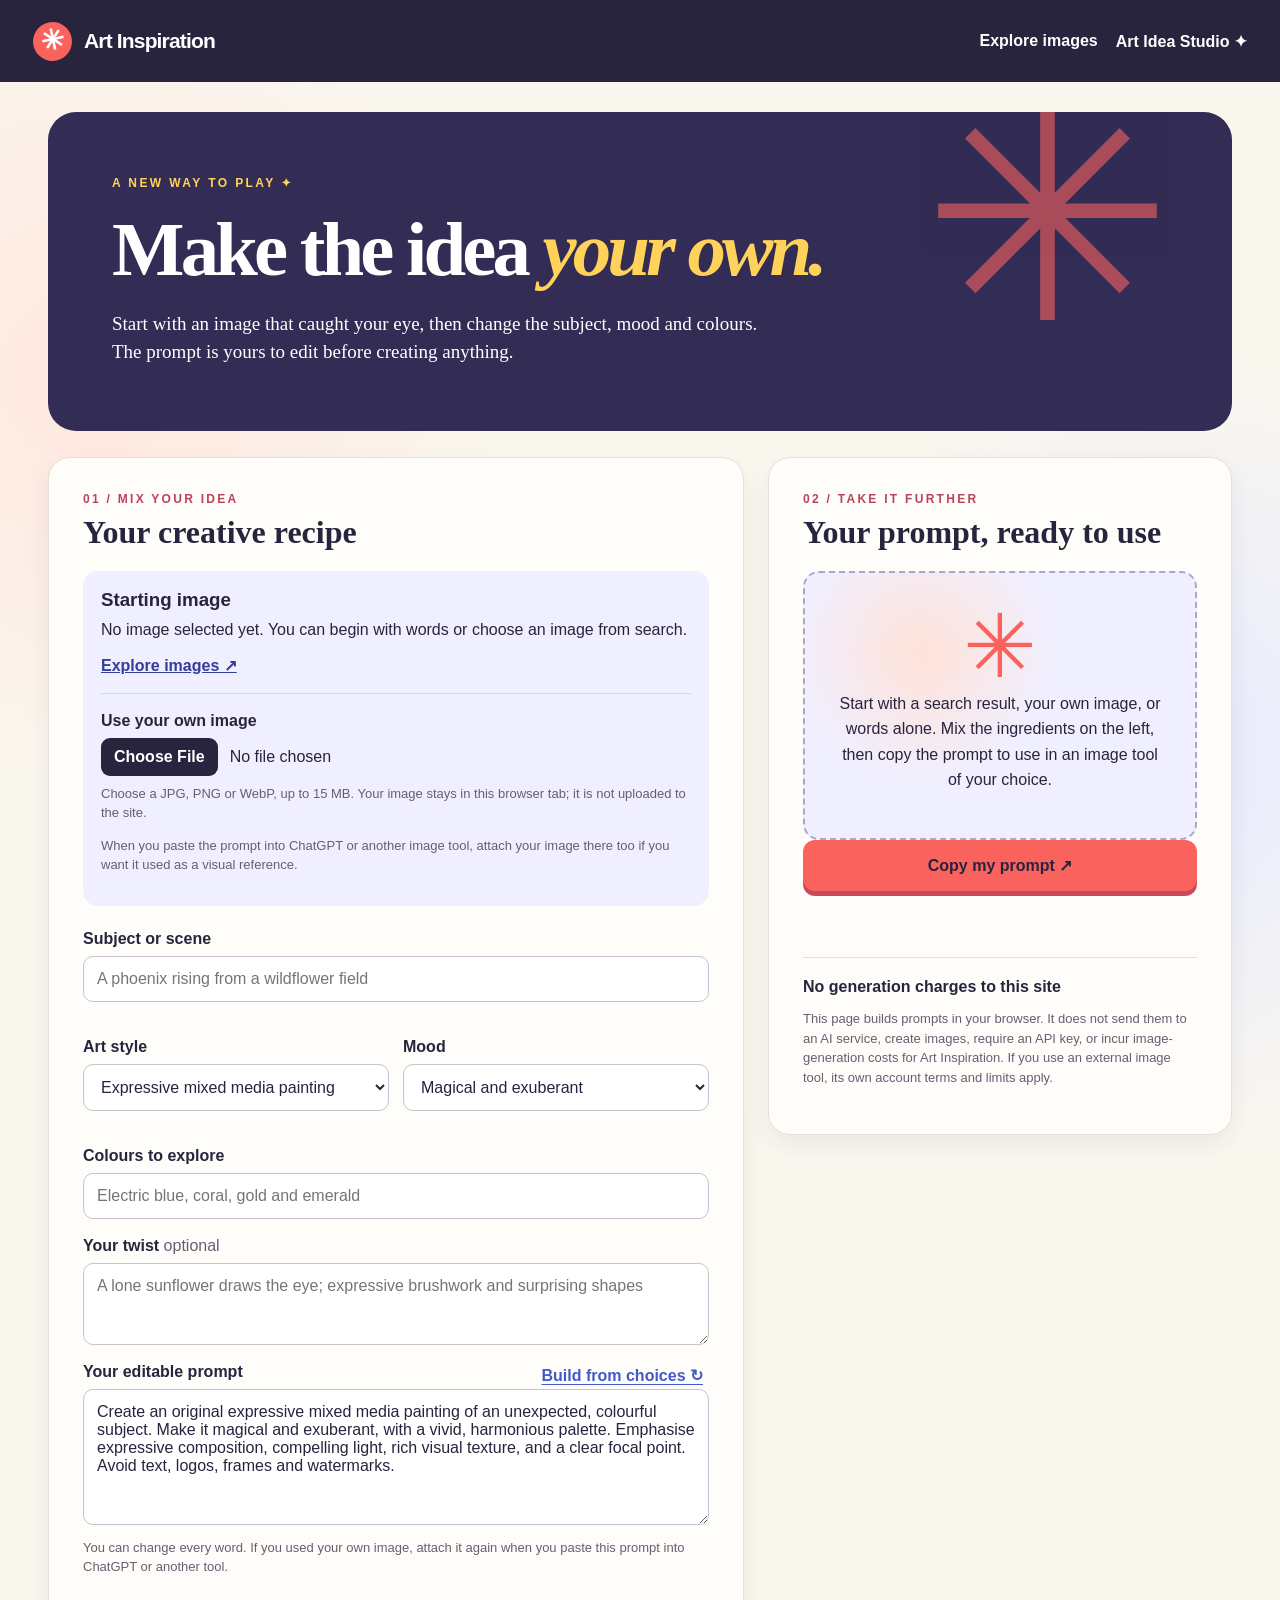
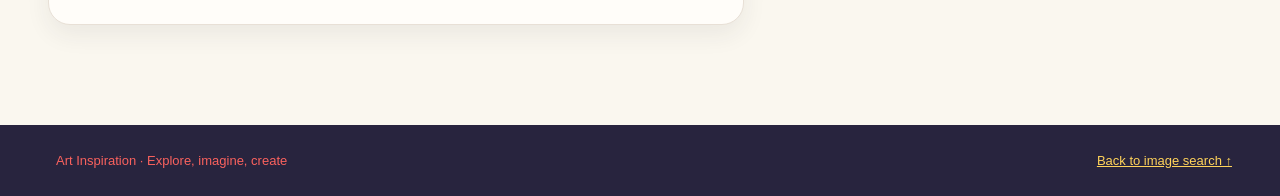
<file: create.html>
<!doctype html>
<html lang="en">
<head><meta charset="UTF-8"><meta name="viewport" content="width=device-width, initial-scale=1"><meta name="description" content="Turn a spark of inspiration into a fresh art idea."><title>Art Idea Studio | Art Inspiration</title><link rel="icon" type="image/svg+xml" href="favicon.svg"><link rel="stylesheet" href="styles.css"><link rel="stylesheet" href="create.css"><script src="create.js" defer></script></head>
<body><header class="site-header"><div class="header-inner"><a class="brand" href="index.html"><span class="brand-mark" aria-hidden="true">✳</span> Art Inspiration</a><nav class="header-nav" aria-label="Main"><a href="index.html">Explore images</a><span aria-current="page">Art Idea Studio ✦</span></nav></div></header>
<main class="studio-container"><section class="studio-hero"><p class="eyebrow">A NEW WAY TO PLAY ✦</p><h1>Make the idea <em>your own.</em></h1><p>Start with an image that caught your eye, then change the subject, mood and colours. The prompt is yours to edit before creating anything.</p></section>
<div class="studio-grid"><section class="studio-form-panel" aria-labelledby="compose-heading"><p class="section-kicker">01 / MIX YOUR IDEA</p><h2 id="compose-heading">Your creative recipe</h2>
<div class="selection-box"><div class="selection-title"><h3>Starting image</h3><button id="clear-selection" type="button" hidden>Clear selection</button></div><div id="selected-image" class="selected-image"></div>
<div class="upload-area"><label for="image-upload">Use your own image</label><input id="image-upload" type="file" accept="image/png,image/jpeg,image/webp" aria-describedby="upload-help"><p id="upload-help" class="small-note">Choose a JPG, PNG or WebP, up to 15 MB. Your image stays in this browser tab; it is not uploaded to the site.</p><p id="upload-status" class="small-note" role="status" aria-live="polite"></p></div>
<button id="use-image-colours" type="button" hidden>Use colours from my image</button><p class="small-note">When you paste the prompt into ChatGPT or another image tool, attach your image there too if you want it used as a visual reference.</p></div>
<div class="field"><label for="subject">Subject or scene</label><input id="subject" maxlength="220" placeholder="A phoenix rising from a wildflower field"></div>
<div class="field-row"><div class="field"><label for="medium">Art style</label><select id="medium"><option>Expressive mixed media painting</option><option>Vivid watercolour</option><option>Bold acrylic painting</option><option>Oil painting with rich texture</option><option>Ink and watercolour illustration</option><option>Whimsical graphic novel</option><option>Abstract colour study</option><option>Photographic surrealism</option></select></div><div class="field"><label for="mood">Mood</label><select id="mood"><option>Magical and exuberant</option><option>Dreamy and gentle</option><option>Joyful and playful</option><option>Moody and cinematic</option><option>Wild and energetic</option><option>Quiet and contemplative</option></select></div></div>
<div class="field"><label for="palette">Colours to explore</label><input id="palette" maxlength="140" placeholder="Electric blue, coral, gold and emerald"></div>
<div class="field"><label for="details">Your twist <span class="optional">optional</span></label><textarea id="details" maxlength="500" rows="3" placeholder="A lone sunflower draws the eye; expressive brushwork and surprising shapes"></textarea></div>
<div class="prompt-heading"><label for="prompt">Your editable prompt</label><button id="refresh-prompt" type="button">Build from choices ↻</button></div><textarea id="prompt" rows="6" maxlength="1800" aria-describedby="prompt-help"></textarea><p id="prompt-help" class="small-note">You can change every word. If you used your own image, attach it again when you paste this prompt into ChatGPT or another tool.</p></section>
<aside class="studio-output" aria-labelledby="output-heading"><p class="section-kicker">02 / TAKE IT FURTHER</p><h2 id="output-heading">Your prompt, ready to use</h2><div class="idea-stage"><span aria-hidden="true">✳</span><p>Start with a search result, your own image, or words alone. Mix the ingredients on the left, then copy the prompt to use in an image tool of your choice.</p></div><button id="copy-prompt" type="button" class="generate-button">Copy my prompt ↗</button><p id="copy-status" class="generation-status" role="status" aria-live="polite"></p><div class="studio-cost"><strong>No generation charges to this site</strong><p>This page builds prompts in your browser. It does not send them to an AI service, create images, require an API key, or incur image-generation costs for Art Inspiration. If you use an external image tool, its own account terms and limits apply.</p></div></aside></div></main>
<footer class="studio-footer"><span>Art Inspiration · Explore, imagine, create</span><a href="index.html">Back to image search ↑</a></footer></body></html>
</file>
<file: styles.css>
:root{color-scheme:light;--plum:#412253;--ink:#302238;--muted:#685b6a;--cream:#fff9ef;--coral:#ed6b65;--yellow:#f8c95a;--line:#eaded4}*{box-sizing:border-box}html{scroll-behavior:smooth}body{margin:0;min-width:320px;background:var(--cream);color:var(--ink);font-family:Trebuchet MS,Arial,sans-serif}button,input{font:inherit}.site-header{background:var(--plum);color:white}.header-inner{max-width:1270px;margin:auto;min-height:76px;padding:12px 28px;display:flex;justify-content:space-between;align-items:center;gap:20px}.brand{color:white;text-decoration:none;font-size:21px;font-weight:900;letter-spacing:-.03em;display:flex;align-items:center;gap:12px}.brand-mark{display:grid;place-items:center;background:var(--yellow);color:var(--plum);height:39px;width:39px;border-radius:50%;font-size:28px}.header-note{color:#fce7d8;font-size:13px;letter-spacing:.04em}.header-note span{color:var(--yellow)}.container{max-width:1270px;margin:auto;padding:30px 28px 0}.hero{min-height:390px;display:grid;grid-template-columns:1.2fr .8fr;overflow:hidden;border-radius:28px;background:var(--plum);color:white;box-shadow:0 18px 45px #41225325}.hero-copy{padding:clamp(32px,5vw,68px);position:relative;z-index:1}.eyebrow,.section-kicker{font-size:12px;font-weight:900;letter-spacing:.19em;text-transform:uppercase}.eyebrow{color:var(--yellow);margin:0 0 20px}.hero h1{font-family:Georgia,serif;font-weight:700;font-size:clamp(54px,6.4vw,92px);line-height:.99;letter-spacing:-.06em;margin:0}.hero h1 em{color:var(--yellow);font-weight:400}.intro{font-family:Georgia,serif;font-size:clamp(18px,2vw,23px);line-height:1.45;max-width:600px;color:#fff0e3;margin:22px 0}.hero-footnote{font-size:13px;color:#dbc5d9;margin:32px 0 0}.artwork{position:relative;min-height:390px;background:#ed6b65;overflow:hidden}.artwork:before{content:"";position:absolute;inset:-40px;border:38px solid #f8c95a33;border-radius:50%;transform:translate(25%,38%)}.sun{position:absolute;width:175px;height:175px;background:#f8c95a;border-radius:50%;right:12%;top:11%;box-shadow:0 0 0 18px #f8c95a40}.arch{position:absolute;border-radius:210px 210px 0 0;bottom:-60px;transform:rotate(-28deg)}.arch-one{height:320px;width:210px;background:#724487;right:35%}.arch-two{height:300px;width:160px;background:#fb9e81;right:11%;bottom:-76px;transform:rotate(23deg)}.flower{position:absolute;z-index:2;color:#fff3ce;text-shadow:4px 6px 0 #ac485e}.flower-one{font-size:130px;top:18%;left:7%;transform:rotate(-20deg)}.flower-two{font-size:76px;bottom:6%;right:7%;transform:rotate(20deg)}.artwork-caption{position:absolute;bottom:35px;left:35px;z-index:3;color:white;font-size:12px;line-height:1.5;font-weight:900;letter-spacing:.18em}.search-panel{position:relative;margin:-20px auto 0;width:calc(100% - 52px);padding:32px clamp(20px,4vw,50px) 22px;background:#fffdf9;border:1px solid var(--line);border-radius:23px;box-shadow:0 18px 45px #41225313}.search-heading{display:flex;justify-content:space-between;align-items:center}.section-kicker{color:#aa5366;margin:0 0 8px}.search-heading h2,.gallery-heading h2{font-family:Georgia,serif;font-size:clamp(25px,3vw,35px);line-height:1.15;margin:0}.handdrawn{font-size:47px;color:var(--coral);line-height:1}.search-form{display:flex;gap:12px;margin-top:22px}.search-form input{flex:1;min-width:0;padding:16px 18px;border:2px solid #e4d6d4;border-radius:13px;background:#fff;color:var(--ink);outline:none}.search-form input:focus{border-color:#a35da7;box-shadow:0 0 0 3px #a35da72b}.search-form button{border:0;background:var(--coral);color:#351f36;border-radius:13px;padding:16px 23px;font-weight:900;white-space:nowrap;cursor:pointer;box-shadow:0 5px 0 #b64657}.search-form button:hover{background:var(--yellow);box-shadow:0 5px 0 #c89736}.search-form button:focus-visible,.brand:focus-visible,.photo-link:focus-visible{outline:3px solid #9557a6;outline-offset:3px}.search-form button:disabled{opacity:.65;cursor:wait}.search-hint{color:var(--muted);font-size:13px;margin:17px 0 0}.status{min-height:27px;margin:28px 26px 0;color:var(--muted);font-size:14px}.status.error{color:#a12622}.loader{display:inline-block;width:1rem;height:1rem;margin-right:.5rem;border:2px solid var(--line);border-top-color:var(--coral);border-radius:50%;vertical-align:-.15rem;animation:spin .75s linear infinite}@keyframes spin{to{transform:rotate(360deg)}}.gallery-section{padding:0 0 42px}.gallery-heading{margin:0 0 20px;padding:0 3px}.results-grid{display:grid;grid-template-columns:repeat(auto-fill,minmax(245px,1fr));gap:18px}.photo-card{background:#fff;border:1px solid var(--line);border-radius:16px;overflow:hidden;box-shadow:0 7px 22px #41225313;transition:transform .18s ease,box-shadow .18s ease}.photo-card:hover{transform:translateY(-4px);box-shadow:0 15px 30px #41225325}.photo-link{display:block;color:inherit;text-decoration:none}.photo{display:block;width:100%;aspect-ratio:4/3;object-fit:cover;background:#eedfd7}.photo-details{display:flex;align-items:center;justify-content:space-between;gap:8px;padding:12px 15px;font-size:12px}.photographer{font-weight:800;overflow:hidden;text-overflow:ellipsis;white-space:nowrap}.view-label{color:#a34a5d;white-space:nowrap;font-weight:800}footer{border-top:1px solid var(--line);padding:28px 0 35px;color:var(--muted);text-align:center;font-size:13px}footer span{color:var(--coral);padding:0 8px}.sr-only{position:absolute;width:1px;height:1px;padding:0;margin:-1px;overflow:hidden;clip:rect(0,0,0,0);white-space:nowrap;border:0}@media(max-width:760px){.hero{grid-template-columns:1fr}.hero-copy{padding:38px 30px}.artwork{min-height:155px}.artwork .sun{width:95px;height:95px;top:8%;right:16%}.artwork .arch-one{height:240px;right:42%}.artwork .arch-two{height:220px;right:12%}.flower-one{font-size:80px;top:-18%}.flower-two{font-size:60px;bottom:0}.artwork-caption{bottom:12px;left:22px}.header-note{display:none}.container{padding:18px 16px 0}.search-panel{width:calc(100% - 16px);padding:25px 20px 20px}.status{margin:26px 8px 0}}@media(max-width:560px){.search-form{flex-direction:column}.search-form button{width:100%}.handdrawn{display:none}.results-grid{grid-template-columns:repeat(2,minmax(0,1fr));gap:10px}.photo-details{padding:10px}.view-label{display:none}.hero h1{font-size:clamp(49px,12vw,70px)}.hero-footnote{margin-top:20px}}@media(prefers-reduced-motion:reduce){*,*:before,*:after{animation-duration:.01ms!important;transition-duration:.01ms!important;scroll-behavior:auto!important}}
.header-action{border:1px solid #fce7d899;color:white;background:transparent;border-radius:24px;padding:10px 14px;font-weight:800;cursor:pointer}.header-action span{display:inline-grid;place-items:center;background:var(--yellow);color:var(--plum);min-width:24px;height:24px;border-radius:50%;margin-left:6px}.search-options{display:flex;align-items:center;gap:12px;flex-wrap:wrap;margin-top:18px;font-size:14px;font-weight:800}.search-options select{background:white;color:var(--plum);padding:9px 12px;border:1px solid #decacc;border-radius:9px}.search-options button{background:#f8e8dd;color:var(--plum);padding:10px 14px;border:0;border-radius:9px;font-weight:800;cursor:pointer}.search-options button:hover{background:var(--yellow)}.photo-card{position:relative}.save-photo{position:absolute;right:10px;top:10px;border:0;border-radius:99px;background:#fffdf9;color:var(--plum);padding:8px 11px;font-weight:800;box-shadow:0 2px 9px #0004;cursor:pointer}.save-photo[aria-pressed=true]{background:var(--yellow)}dialog{border:0;border-radius:18px;max-height:85vh;width:min(680px,calc(100% - 24px));padding:25px;color:var(--ink);box-shadow:0 20px 70px #20142880}dialog::backdrop{background:#281b36a8}.saved-head{display:flex;justify-content:space-between;align-items:center}.saved-head h2{font-family:Georgia,serif;margin:0}.saved-head button{border:0;background:none;font-size:22px;cursor:pointer}.saved-items{display:grid;gap:10px;max-height:60vh;overflow:auto;margin-top:16px}.saved-row{display:grid;grid-template-columns:70px 1fr auto;gap:12px;align-items:center;border:1px solid var(--line);padding:8px;border-radius:12px}.saved-row img{width:70px;height:65px;object-fit:cover;border-radius:8px}.saved-row a{color:var(--plum);font-size:14px}.saved-row button{border:0;border-radius:7px;background:#f8e8dd;padding:9px;cursor:pointer}@media(max-width:560px){.header-inner{padding:10px 15px}.brand{font-size:17px}.header-action{font-size:12px;padding:7px}.saved-row{grid-template-columns:48px 1fr auto;gap:7px}.saved-row img{width:48px;height:50px}.saved-row a{font-size:12px}}
.rights-details{border-top:1px solid var(--line);padding:10px 15px 14px;min-height:104px;font-size:12px;line-height:1.45}.source-name{display:block;font-weight:900;color:#793c63}.credit-note{margin:5px 0;color:var(--muted)}.licence-link{color:#9a3c54;font-weight:800;text-decoration:underline;text-underline-offset:2px}.saved-info{min-width:0;display:grid;gap:3px}.saved-info a,.saved-info small{overflow-wrap:anywhere}.saved-info small{color:var(--muted);font-size:11px}.search-options select{max-width:min(100%,320px)}@media(max-width:560px){.rights-details{padding:9px;min-height:125px;font-size:11px}.photo-details{min-height:42px}.saved-row .saved-info a{font-size:11px}}

/* 2026 visual refresh: energetic studio, quiet results */
:root{--plum:#28243e;--ink:#28243e;--muted:#655f72;--cream:#faf7ef;--coral:#fa625e;--yellow:#ffd35a;--line:#e8e0d6}
body{background:radial-gradient(circle at 7% 21%,#ffe7df 0,transparent 22%),radial-gradient(circle at 92% 42%,#e7eaff 0,transparent 25%),var(--cream);font-family:"Trebuchet MS",Arial,sans-serif}
.site-header{background:var(--plum)}.header-inner{min-height:82px}.brand{line-height:.93;letter-spacing:-.04em}.brand-mark{background:var(--coral);color:white;transform:rotate(-12deg)}.header-tagline{font-family:Georgia,serif;font-style:italic;color:#f7e8d4;font-size:16px}.header-action{border-color:#fff7;transition:background .2s}.header-action:hover{background:#ffffff20}
.container{padding-top:26px}.hero{background:#332c54;min-height:430px}.hero-copy{padding:clamp(38px,5vw,72px)}.hero h1{max-width:670px;font-size:clamp(54px,6.3vw,92px)}.hero h1 em{color:var(--yellow)}.eyebrow{letter-spacing:.2em}.intro{max-width:540px}.hero-cta{display:inline-flex;align-items:center;gap:20px;padding:13px 20px;border-radius:99px;background:var(--yellow);color:var(--ink);font-weight:900;text-decoration:none;box-shadow:0 5px 0 #de9f35;transition:transform .2s}.hero-cta:hover{transform:translateY(-3px)}.hero-cta:focus-visible{outline:3px solid white;outline-offset:4px}.artwork{background:#f27871}.artwork:before{border-color:#fff3a155}.artwork-caption{background:#28243e;border-radius:4px;padding:9px 12px;transform:rotate(-4deg)}.sun{background:#ffd35a}.arch-one{background:#415ee5}.arch-two{background:#ffbd80}.flower{color:#f7fff0;text-shadow:4px 6px 0 #be385e}
.search-panel{margin:-22px auto 0;width:calc(100% - 52px);background:#fffdf9;border:1px solid #ece2d8;box-shadow:0 20px 46px #28243e1a;padding-bottom:27px;scroll-margin-top:20px}.search-heading h2{font-size:clamp(29px,3.6vw,43px)}.section-kicker{color:#ba435c}.search-intro{margin:7px 0 0;color:var(--muted);font-size:15px}.search-form{margin-top:22px}.search-form input{border-color:#cfc7d5;font-size:16px}.search-form button{background:var(--coral);color:#241e38;box-shadow:0 5px 0 #c84959}.search-form button:hover{background:var(--yellow)}.option-label{display:block;color:var(--ink);font-weight:900;font-size:13px;letter-spacing:.02em}.starting-points,.colour-starters{margin-top:22px}.idea-chips,.colour-chips{display:flex;flex-wrap:wrap;gap:9px;margin-top:11px}.idea-chip{border:1px solid #dfd3d5;background:#fff7ef;border-radius:99px;padding:10px 14px;color:var(--plum);font-weight:800;cursor:pointer;transition:background .15s,transform .15s}.idea-chip:hover{background:#ffe5cf;transform:translateY(-2px)}.colour-chips{gap:13px}.colour-chip{width:36px;height:36px;background:var(--chip);border:3px solid white;box-shadow:0 0 0 1px #645c6a88,0 3px 6px #0002;border-radius:50%;cursor:pointer}.colour-chip:hover{transform:scale(1.14)}.search-options{padding-top:19px;border-top:1px solid var(--line);margin-top:23px}.search-options button{border-radius:99px}.search-options #surprise-button{background:var(--plum);color:white}.search-options #surprise-button:hover{background:#485fdb;color:white}.search-hint{margin:12px 0 0}.prompt-panel{display:flex;align-items:center;gap:20px;margin:34px 26px 26px;padding:23px 27px;background:#e8ebff;border:1px solid #cdd3fc;border-radius:20px}.prompt-icon{font-size:42px;color:#4259c9;line-height:1}.prompt-panel h2{font-family:Georgia,serif;font-size:23px;margin:0}.prompt-panel p:last-child{margin:6px 0 0;line-height:1.5}.prompt-panel button{margin-left:auto;flex:none;border:1px solid #5665b0;background:#fff;border-radius:99px;color:#252f70;padding:11px 15px;font-weight:900;cursor:pointer}.prompt-panel button:hover{background:#ffd35a}.status{margin-top:12px}.gallery-heading h2{font-size:clamp(27px,3vw,38px)}.gallery-heading p:last-child{color:var(--muted);font-size:14px}.photo-card{border-radius:16px}.photo-card:hover{transform:translateY(-3px)}.save-photo{background:#fff;color:var(--ink)}.save-photo[aria-pressed=true]{background:var(--yellow)}footer{background:var(--plum);color:#fff;margin:30px calc(50% - 50vw) 0;padding:45px max(28px,calc((100vw - 1214px)/2)) 28px;text-align:left;border:0}.footer-main{display:grid;grid-template-columns:1.2fr 1fr;gap:60px}.footer-main h2{font-family:Georgia,serif;font-size:clamp(28px,3vw,42px);margin:8px 0}.footer-main p{line-height:1.6;color:#e8dfec;max-width:470px}.footer-main strong{color:var(--yellow)}.footer-star{font-size:36px;color:var(--coral)}.footer-bottom{display:flex;justify-content:space-between;gap:18px;border-top:1px solid #ffffff45;margin-top:26px;padding-top:20px;color:#e8dfec}.footer-bottom a{color:var(--yellow)}.saved-info .saved-note{width:100%;padding:8px;border:1px solid #cfc7d5;border-radius:7px;font-size:13px}.saved-row{grid-template-columns:70px minmax(0,1fr) auto}.idea-chip:focus-visible,.colour-chip:focus-visible,.search-options button:focus-visible,.search-options select:focus-visible,.prompt-panel button:focus-visible,.header-action:focus-visible,.save-photo:focus-visible,.saved-note:focus-visible,.footer-bottom a:focus-visible{outline:3px solid #4259c9;outline-offset:3px}
@media(max-width:760px){.header-tagline{display:none}.prompt-panel{margin-left:8px;margin-right:8px}.hero{min-height:0}.artwork{min-height:165px}.footer-main{gap:25px}}
@media(max-width:560px){.hero-copy{padding:34px 28px 42px}.hero h1{font-size:clamp(50px,12vw,70px)}.search-panel{width:calc(100% - 8px);padding:26px 19px}.search-form{gap:10px}.search-options{align-items:stretch}.search-options label{width:100%}.search-options select{width:100%;max-width:none}.search-options button{flex:1}.prompt-panel{align-items:flex-start;flex-wrap:wrap;padding:19px;gap:12px}.prompt-icon{font-size:29px}.prompt-panel>div{flex:1 1 210px}.prompt-panel button{margin-left:0}.footer-main{grid-template-columns:1fr;gap:18px}.footer-bottom{flex-direction:column}footer{margin-top:22px;padding:36px 20px 25px}.saved-row{grid-template-columns:48px minmax(0,1fr);position:relative;padding-bottom:50px}.saved-row button{position:absolute;right:8px;bottom:8px}}
.header-nav{display:flex;align-items:center;gap:16px}.header-nav>a{color:white;font-weight:900;text-decoration:none}.header-nav>a:hover{text-decoration:underline;text-underline-offset:5px}.card-actions .use-photo{border:0;background:#28243e;color:white;border-radius:99px;padding:9px 12px;font-weight:900;cursor:pointer}.card-actions .use-photo:hover{background:#4259c9}.card-actions{display:flex;justify-content:space-between;align-items:center;padding:0 12px 12px;gap:8px}.card-actions .save-photo{position:static;box-shadow:none;border:1px solid #ded6db}.card-actions button:focus-visible,.header-nav>a:focus-visible{outline:3px solid #4259c9;outline-offset:3px}@media(max-width:560px){.header-nav{gap:8px}.header-nav>a{font-size:12px}.card-actions{padding:0 8px 8px;gap:4px}.card-actions button{font-size:11px;padding:7px}}
</file>
<file: create.css>
[hidden]{display:none!important}.header-nav{display:flex;align-items:center;gap:18px}.header-nav a,.header-nav span{color:white;text-decoration:none;font-weight:900}.studio-container{max-width:1240px;margin:auto;padding:30px 28px 70px}.studio-hero{background:#332c54;color:white;border-radius:28px;padding:clamp(35px,5vw,66px);position:relative;overflow:hidden}.studio-hero:after{content:"✳";position:absolute;right:5%;top:-70px;color:#fa625e;font-size:300px;opacity:.6}.studio-hero>*{position:relative;z-index:1}.studio-hero h1{font-family:Georgia,serif;font-size:clamp(48px,6vw,80px);line-height:1.05;letter-spacing:-.05em;max-width:720px;margin:0}.studio-hero h1 em{color:#ffd35a}.studio-hero p:last-child{font-family:Georgia,serif;font-size:19px;line-height:1.5;max-width:660px;margin-bottom:0}.studio-grid{display:grid;grid-template-columns:minmax(0,1.2fr) minmax(300px,.8fr);gap:24px;margin-top:26px;align-items:start}.studio-form-panel,.studio-output{background:#fffdf9;border:1px solid #e8e0d6;border-radius:22px;padding:clamp(20px,3vw,34px);box-shadow:0 10px 25px #28243e12}.studio-grid h2{font-family:Georgia,serif;font-size:32px;margin:0 0 20px}.selection-box{background:#f0efff;border-radius:15px;padding:18px;margin-bottom:24px}.selection-title{display:flex;justify-content:space-between;align-items:center;gap:12px}.selection-title h3{margin:0}.selection-title button,.prompt-heading button,.studio-cost button{border:0;background:transparent;color:#4259c9;font-weight:900;cursor:pointer;text-decoration:underline;text-underline-offset:3px}.selected-image p{margin:10px 0}.selected-image small{display:block;color:#605a70}.selected-image a{display:inline-block;margin-top:7px;color:#333d9b;font-weight:800}.selection-thumbnail{display:block;width:100%;max-height:260px;object-fit:cover;border-radius:10px;margin-top:12px}.small-note{font-size:13px;line-height:1.5;color:#655f72}.field{margin:18px 0}.field label,.prompt-heading label,.access-field label{display:block;font-weight:900;margin-bottom:8px}.field input,.field select,.field textarea,#prompt,.access-field input{display:block;width:100%;border:1px solid #c8c2cc;border-radius:10px;background:white;color:#28243e;padding:13px;font:inherit}.field input:focus,.field select:focus,.field textarea:focus,#prompt:focus,.access-field input:focus{outline:3px solid #4259c966;border-color:#4259c9}.field-row{display:grid;grid-template-columns:1fr 1fr;gap:14px}.optional{font-weight:400;color:#655f72}.prompt-heading{display:flex;justify-content:space-between;gap:12px;align-items:center}.image-stage{min-height:320px;border:2px dashed #aca7c9;border-radius:16px;background:radial-gradient(circle at 30% 30%,#ffe2d8,transparent 40%),#f0efff;display:grid;place-content:center;text-align:center;overflow:hidden}.image-stage span{font-size:95px;color:#fa625e;line-height:1}.image-stage img{display:block;width:100%;height:auto;max-height:650px;object-fit:contain}.access-field{margin:24px 0 14px}.access-field .small-note{margin:7px 0}.generate-button{border:0;border-radius:12px;background:#fa625e;color:#28243e;padding:16px 20px;font:inherit;font-weight:900;width:100%;cursor:pointer;box-shadow:0 5px 0 #c84959}.generate-button:hover{background:#ffd35a}.generate-button:disabled{opacity:.6;cursor:wait}.generation-status{min-height:24px;font-weight:700}.download-image{display:inline-block;background:#28243e;color:white;text-decoration:none;padding:12px 16px;border-radius:9px;font-weight:900}.studio-cost{border-top:1px solid #e8e0d6;margin-top:26px;padding-top:20px}.studio-cost p{font-size:13px;line-height:1.5;color:#655f72}.studio-footer{background:#28243e;color:white;display:flex;justify-content:space-between;gap:15px;padding:28px max(28px,calc((100vw - 1184px)/2))}.studio-footer a{color:#ffd35a}.header-nav a:focus-visible,.studio-grid button:focus-visible,.studio-footer a:focus-visible{outline:3px solid #4259c9;outline-offset:3px}@media(max-width:850px){.studio-grid{grid-template-columns:1fr}.studio-hero:after{font-size:190px;right:-30px;top:-15px;opacity:.35}}@media(max-width:560px){.studio-container{padding:16px 15px 45px}.studio-hero{padding:30px}.studio-hero h1{font-size:48px}.studio-hero p:last-child{font-size:17px}.field-row{grid-template-columns:1fr;gap:0}.studio-footer{flex-direction:column;padding:25px 18px}.header-nav{gap:10px;font-size:12px}.header-inner{gap:10px}.brand{font-size:16px}}
.idea-stage{min-height:260px;border:2px dashed #aca7c9;border-radius:16px;background:radial-gradient(circle at 30% 30%,#ffe2d8,transparent 40%),#f0efff;display:grid;place-content:center;text-align:center;padding:30px;line-height:1.6}.idea-stage span{font-size:88px;color:#fa625e;line-height:1}.idea-stage p{max-width:360px;margin:0 auto 15px}
.upload-area{border-top:1px solid #d9d5e9;margin-top:18px;padding-top:18px}.upload-area label{display:block;font-weight:900;margin-bottom:8px}.upload-area input{display:block;max-width:100%;font:inherit}.upload-area input::file-selector-button{border:0;border-radius:9px;background:#28243e;color:white;padding:10px 13px;font:inherit;font-weight:900;cursor:pointer;margin-right:12px}.upload-area input::file-selector-button:hover{background:#4259c9}.upload-area .small-note{margin:8px 0 0}#use-image-colours{border:1px solid #4259c9;border-radius:9px;background:white;color:#252f70;font:inherit;font-weight:900;padding:10px 13px;cursor:pointer;margin-top:14px}#use-image-colours:hover{background:#ffd35a}#use-image-colours:focus-visible,.upload-area input:focus-visible{outline:3px solid #4259c9;outline-offset:3px}
</file>
